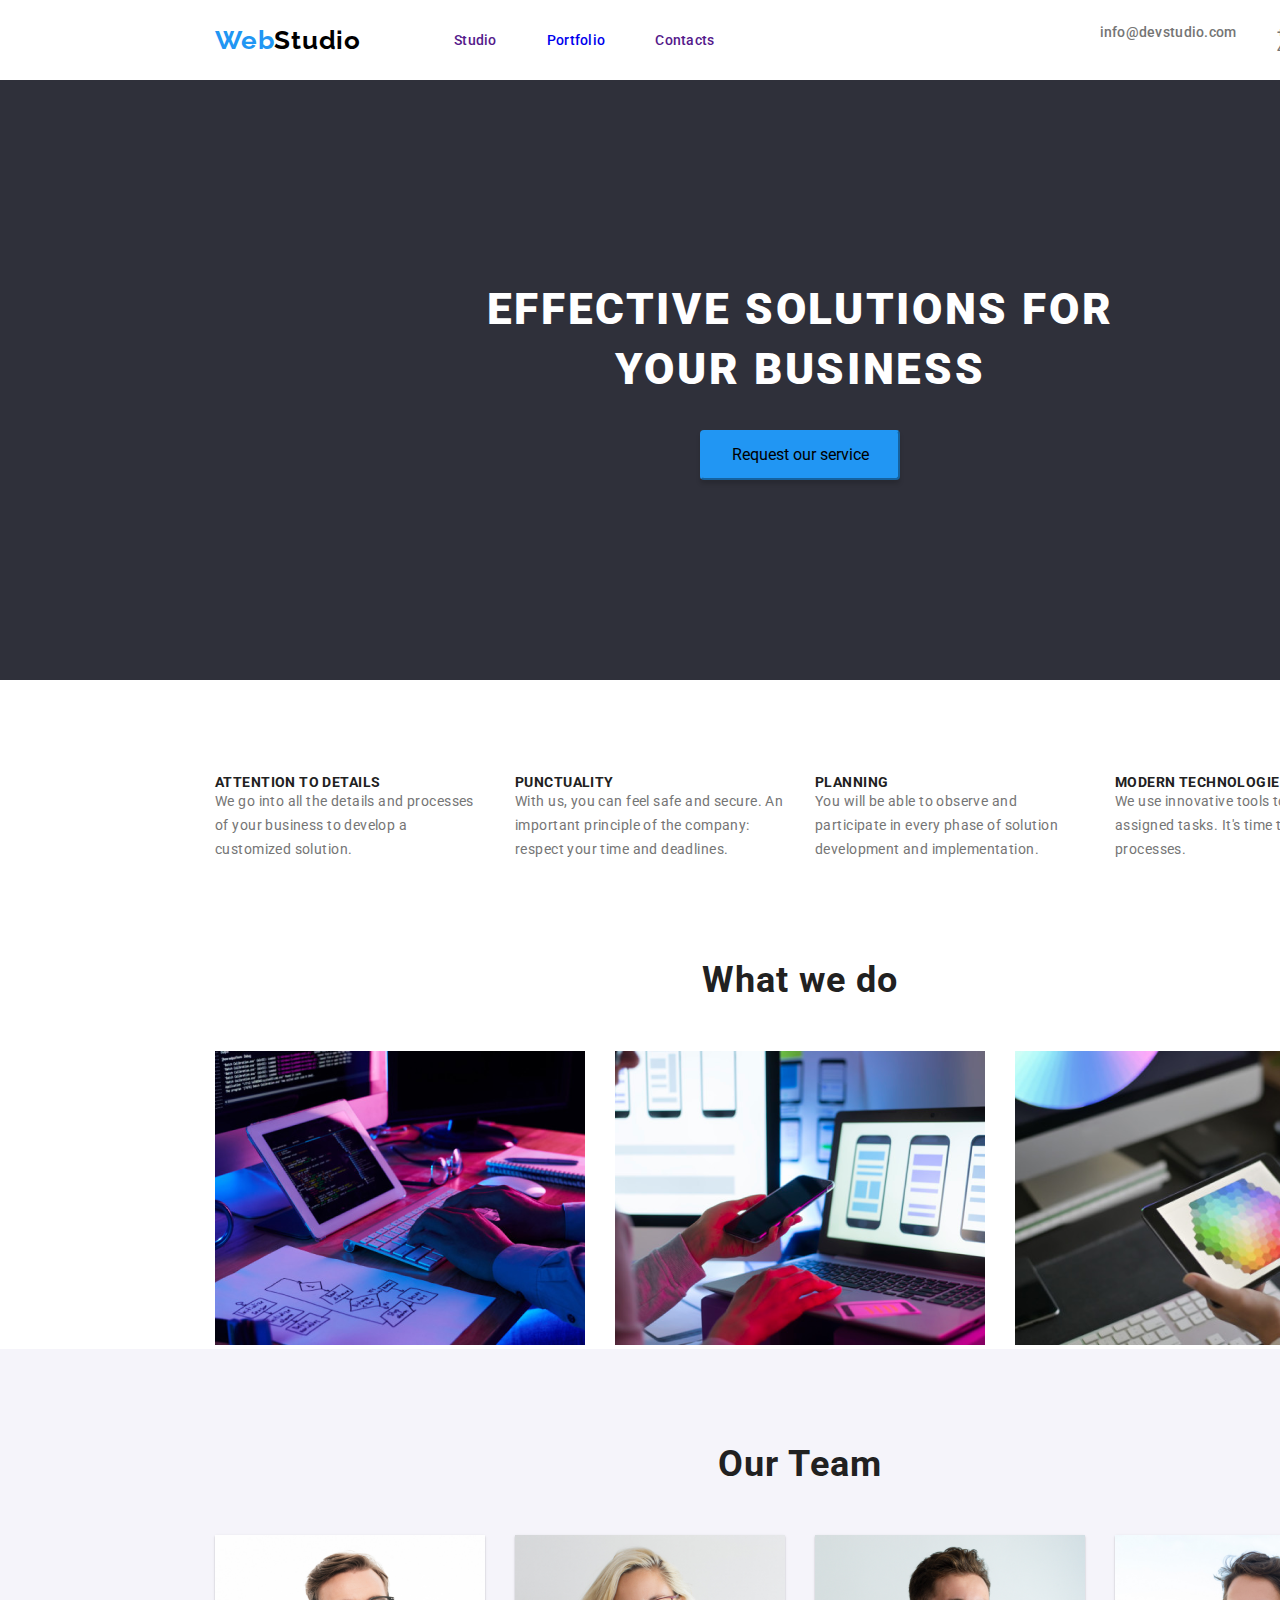
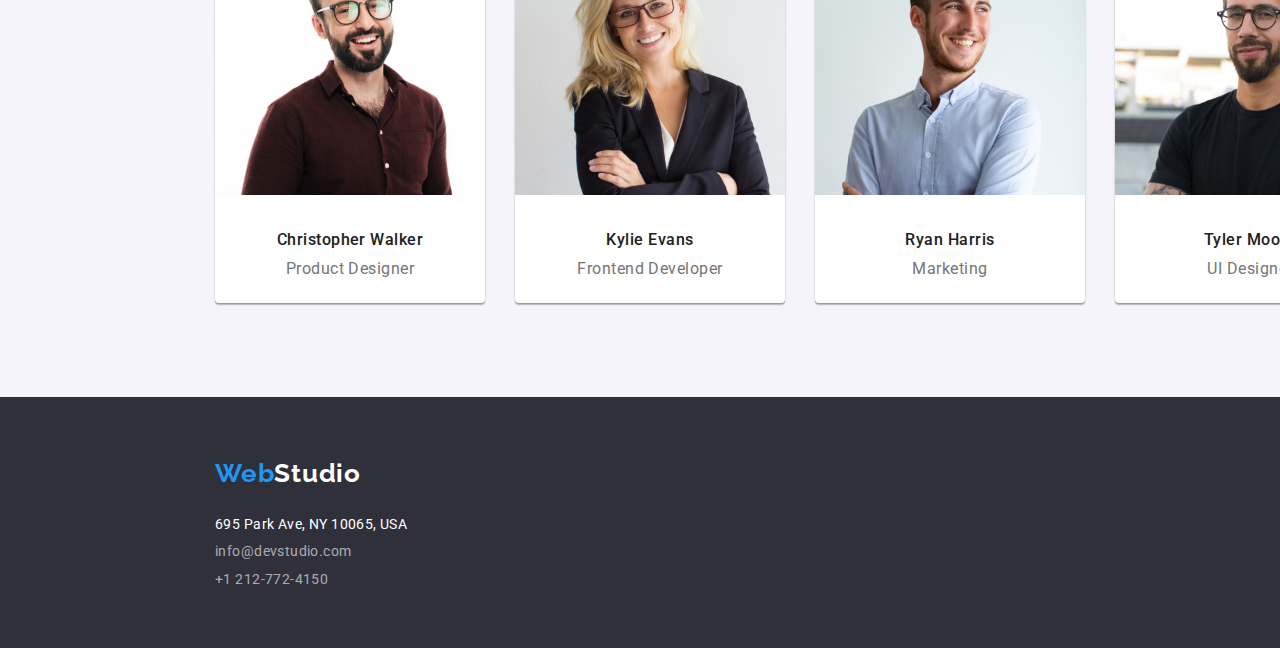
<file: index.html>
<!DOCTYPE html>
<html lang="en">
  <head>
    <meta charset="UTF-8" />
    <meta name="viewport" content="width=device-width, initial-scale=1.0" />
    <title>WebStudio</title>
    <link rel="preconnect" href="https://fonts.googleapis.com" />
    <link rel="preconnect" href="https://fonts.gstatic.com" crossorigin />
    <link
      href="https://fonts.googleapis.com/css2?family=Raleway:wght@700&family=Roboto:wght@400;500;700;900&display=swap"
      rel="stylesheet"
    />
    <link rel="stylesheet" href="./css/modern-normalize.css" />
    <link rel="stylesheet" href="./css/style.css" />
  </head>
  <body class="container">
    <header>
      <div class="navigation-bar">
        <a href="#" class="logo"><span class="logo-web">Web</span>Studio</a>
        <nav>
          <ul class="navigation">
            <li><a href="" class="nav-links">Studio</a></li>
            <li>
              <a href="./portfolio.html" class="nav-links">Portfolio</a>
            </li>
            <li><a href="" class="nav-links">Contacts</a></li>
          </ul>
        </nav>
        <div class="nav-contacts">
          <a href="mailto:info@devstudio.com" class="nav-contacts"
            >info@devstudio.com</a
          >
          <a href="tel:+12127724150" class="nav-contacts">+1 212-772-4150</a>
        </div>
      </div>
      <section class="hero-section">
        <h1 class="hero-heading">EFFECTIVE SOLUTIONS FOR YOUR BUSINESS</h1>
        <button type="button">Request our service</button>
      </section>
    </header>
    <main>
      <section>
        <div class="what-we-do-articles">
          <div>
            <h3 class="article-heading">ATTENTION TO DETAILS</h3>
            <p class="text-article">
              We go into all the details and processes of your business to
              develop a customized solution.
            </p>
          </div>
          <div>
            <h3 class="article-heading">PUNCTUALITY</h3>
            <p class="text-article">
              With us, you can feel safe and secure. An important principle of
              the company: respect your time and deadlines.
            </p>
          </div>
          <div>
            <h3 class="article-heading">PLANNING</h3>
            <p class="text-article">
              You will be able to observe and participate in every phase of
              solution development and implementation.
            </p>
          </div>
          <div>
            <h3 class="article-heading">MODERN TECHNOLOGIES</h3>
            <p class="text-article">
              We use innovative tools to solve assigned tasks. It's time to
              simplify work processes.
            </p>
          </div>
        </div>

        <div>
          <h2 class="section-heading what-we-do-heading">What we do</h2>

          <ul class="what-we-do-photos">
            <li>
              <img
                src="./images/man-writing-on-keyboard.png"
                alt="man writing on keyboard"
                width="370"
              />
            </li>
            <li>
              <img
                src="./images/man-woking-at-a-laptop-and-a-phone.png"
                alt="man woking at a laptop and a phone"
                width="370"
              />
            </li>
            <li>
              <img
                src="./images/a-tablet-with-colors-grid.png"
                alt="a tablet with colors grid"
                width="370"
              />
            </li>
          </ul>
        </div>
      </section>

      <section class="team-section">
        <h2 class="section-heading out-team-heading">Our Team</h2>
        <div class="team-cards">
          <ul>
            <li class="team-card">
              <img
                src="./images/chris-walker.jpg"
                alt="Christopher Walker"
                width="270"
              />
              <div class="test">
                <h2 class="team-member-name">Christopher Walker</h2>
                <p class="team-member-function">Product Designer</p>
              </div>
            </li>
            <li class="team-card">
              <img
                src="./images/kylie-evans.jpg"
                alt="Kylie Evans"
                width="270"
              />
              <h2 class="team-member-name">Kylie Evans</h2>
              <p class="team-member-function">Frontend Developer</p>
            </li>
            <li class="team-card">
              <img
                src="./images/ryan-harris.jpg"
                alt="Ryan Harris"
                width="270"
              />
              <h2 class="team-member-name">Ryan Harris</h2>
              <p class="team-member-function">Marketing</p>
            </li>
            <li class="team-card">
              <img
                src="./images/tyler-moore.jpg"
                alt="Tyler Moore"
                width="270"
              />
              <h2 class="team-member-name">Tyler Moore</h2>
              <p class="team-member-function">UI Designer</p>
            </li>
          </ul>
        </div>
      </section>

      <footer class="footer-section">
        <a href="#" class="footer-logo"
          ><span class="logo-web">Web</span>Studio</a
        >

        <address class="footer-contacts-section">
          <p class="footer-adress">695 Park Ave, NY 10065, USA</p>
          <a
            href="mailto:info@devstudio.com"
            class="footer-contacts footer-mail"
            >info@devstudio.com</a
          >
          <a href="tel:+12127724150" class="footer-contacts">+1 212-772-4150</a>
        </address>
      </footer>
    </main>
  </body>
</html>
</file>
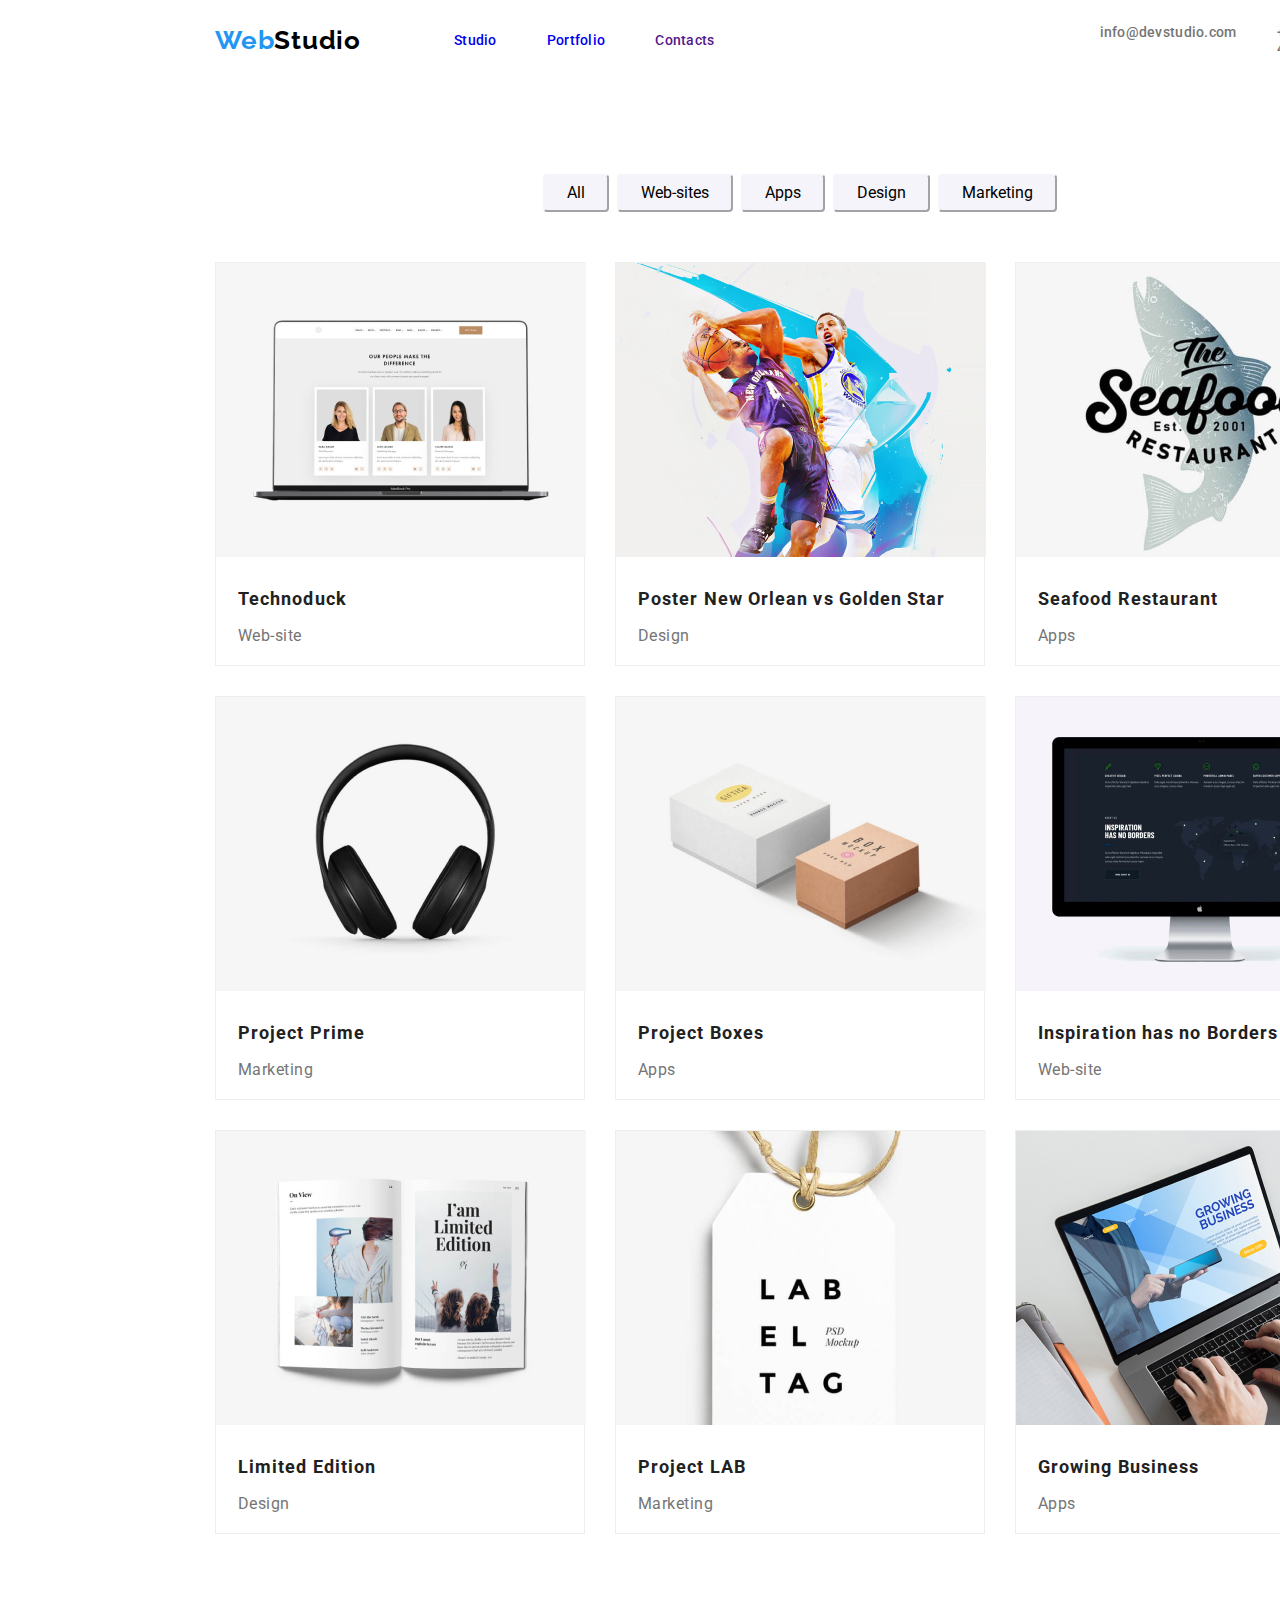
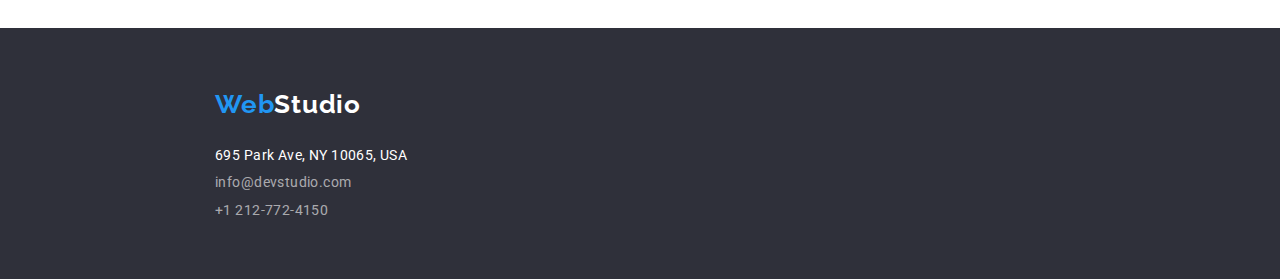
<file: portfolio.html>
<!DOCTYPE html>
<html lang="en">
  <head>
    <meta charset="UTF-8" />
    <meta name="viewport" content="width=device-width, initial-scale=1.0" />
    <title>Portfolio</title>
    <link rel="preconnect" href="https://fonts.googleapis.com" />
    <link rel="preconnect" href="https://fonts.gstatic.com" crossorigin />
    <link
      href="https://fonts.googleapis.com/css2?family=Raleway:wght@700&family=Roboto:wght@400;500;700;900&display=swap"
      rel="stylesheet"
    />
    <link rel="stylesheet" href="./css/modern-normalize.css" />
    <link rel="stylesheet" href="./css/style.css" />
  </head>

  <body class="container">
    <header>
      <div class="navigation-bar">
        <a href="#" class="logo"><span class="logo-web">Web</span>Studio</a>
        <nav>
          <ul class="navigation">
            <li><a href="./index.html" class="nav-links">Studio</a></li>
            <li>
              <a href="./portfolio.html" class="nav-links">Portfolio</a>
            </li>
            <li><a href="" class="nav-links">Contacts</a></li>
          </ul>
        </nav>
        <div class="nav-contacts">
          <a href="mailto:info@devstudio.com" class="nav-contacts"
            >info@devstudio.com</a
          >
          <a href="tel:+12127724150" class="nav-contacts">+1 212-772-4150</a>
        </div>
      </div>
    </header>
    <section>
      <div class="section-buttons">
        <button type="button">All</button>
        <button type="button">Web-sites</button>
        <button type="button">Apps</button>
        <button type="button">Design</button>
        <button type="button">Marketing</button>
      </div>
      <ul class="cards">
        <li class="card">
          <img
            src="./images/portfolio/technoduck.jpg"
            alt="a laptop"
            width="370"
          />
          <h2 class="project-name">Technoduck</h2>
          <p class="project-type">Web-site</p>
        </li>
        <li class="card">
          <img
            src="./images/portfolio/poster-new-orlean-vs-golden-star.jpg"
            alt="tow basket players"
            width="370"
          />
          <h2 class="project-name">Poster New Orlean vs Golden Star</h2>
          <p class="project-type">Design</p>
        </li>
        <li class="card">
          <img
            src="./images/portfolio/seafood-restaurant.jpg"
            alt="a seafood restaurant logo"
            width="370"
          />
          <h2 class="project-name">Seafood Restaurant</h2>
          <p class="project-type">Apps</p>
        </li>
        <li class="card">
          <img
            src="./images/portfolio/project-prime.jpg"
            alt="a pair of headphones over the ears"
            width="370"
          />
          <h2 class="project-name">Project Prime</h2>
          <p class="project-type">Marketing</p>
        </li>
        <li class="card">
          <img
            src="./images/portfolio/project-boxes.jpg"
            alt="two boxes"
            width="370"
          />
          <h2 class="project-name">Project Boxes</h2>
          <p class="project-type">Apps</p>
        </li>
        <li class="card">
          <img
            src="./images/portfolio/inspiration-has-no-borders.jpg"
            alt="a monitor"
            width="370"
          />
          <h2 class="project-name">Inspiration has no Borders</h2>
          <p class="project-type">Web-site</p>
        </li>
        <li class="card">
          <img
            src="./images/portfolio/limited-edition.jpg"
            alt="a magazine"
            width="370"
          />
          <h2 class="project-name">Limited Edition</h2>
          <p class="project-type">Design</p>
        </li>
        <li class="card">
          <img
            src="./images/portfolio/project-lab.jpg"
            alt="a label tag"
            width="370"
          />
          <h2 class="project-name">Project LAB</h2>
          <p class="project-type">Marketing</p>
        </li>
        <li class="card">
          <img
            src="./images/portfolio/growing-business.jpg"
            alt="a man writes on a laptop"
            width="370"
          />
          <h2 class="project-name">Growing Business</h2>
          <p class="project-type">Apps</p>
        </li>
      </ul>
    </section>

    <footer class="footer-section">
      <a href="#" class="footer-logo"
        ><span class="logo-web">Web</span>Studio</a
      >

      <address class="footer-contacts-section">
        <p class="footer-adress">695 Park Ave, NY 10065, USA</p>
        <a href="mailto:info@devstudio.com" class="footer-contacts footer-mail"
          >info@devstudio.com</a
        >
        <a href="tel:+12127724150" class="footer-contacts">+1 212-772-4150</a>
      </address>
    </footer>
  </body>
</html>
</file>
<file: css/style.css>
* {
  margin: 0;
  padding: 0;
  box-sizing: "Border-box";
}

:root {
  --font-family: "Roboto", sans-serif;
  --logo-font-family: "Raleway", sans-serif;
  --hero-head-color: #fff;
  --nav-contacts-color: #757575;
  --logo-color: #000000;
  --footer-logo-color: #fff;
  --logo-web-color: #2196f3;
  --footer-contacts-color: rgba(255, 255, 255, 0.6);
}

body {
  font-family: var(--font-family);
  color: #212121;
}

.container {
  width: 1600px;
}

button {
  cursor: pointer;
}

.logo {
  color: var(--logo-color);
  font-size: 26px;
  font-family: var(--logo-font-family);
  font-style: normal;
  font-weight: 700;
  line-height: normal;
  letter-spacing: 0.78px;
}

.cards {
  display: flex;
  justify-content: center;
  align-items: center;
  gap: 30px;
  margin-bottom: 94px;
  margin-top: 50px;
  margin-left: 200px;
  flex-wrap: wrap;
  box-sizing: content-box;
  width: 1200px;
}

.card {
  border: 1px solid #eee;
  background: #fff;
  width: 370px;
  height: 404px;
  flex-shrink: 0;
}

.section-buttons {
  display: flex;
  justify-content: center;
  align-items: center;
  gap: 8px;
  margin-top: 94px;
}

.section-buttons button {
  height: 38px;
  flex-shrink: 0;
  border-radius: 4px;
  background: #f5f4fa;
  border-color: #f5f4fa;
  padding: 6px 22px 6px 22px;
}

.portfolio-text-button {
  color: #212121;
  text-align: center;
  font-size: 16px;
  font-style: normal;
  font-weight: 500;
  line-height: 26px;
  letter-spacing: 0.48px;
}

.project-name {
  color: #212121;
  font-size: 18px;
  font-style: normal;
  font-weight: 700;
  line-height: 36px;
  letter-spacing: 1.08px;
  padding-left: 22px;
  padding-top: 20px;
  padding-bottom: 4px;
}

.project-type {
  color: #757575;
  font-size: 16px;
  font-style: normal;
  font-weight: 400;
  line-height: 30px;
  letter-spacing: 0.48px;
  padding-left: 22px;
  padding-bottom: 20px;
}

.footer-logo {
  color: var(--footer-logo-color);
  font-size: 26px;
  font-family: Raleway;
  font-style: normal;
  font-weight: 700;
  line-height: normal;
  letter-spacing: 0.78px;
}

.logo-web {
  color: var(--logo-web-color);
}

a {
  text-decoration: none;
}

ul {
  list-style: none;
}

.nav-links:hover,
.nav-links:focus,
.nav-contacts:hover,
.nav-contacts:focus,
.footer-contacts:hover,
.footer-contacts:focus {
  color: #2196f3;
}

.nav-links {
  font-size: 14px;
  font-style: normal;
  font-weight: 500;
  line-height: normal;
  letter-spacing: 0.28px;
}

.navigation-bar {
  display: flex;
  height: 80px;
  align-items: center;
  padding-left: 215px;
  padding-right: 215px;
  justify-content: flex-start;
}

.navigation {
  display: flex;
  padding-left: 93px;
  gap: 50px;
  margin-right: 385px;
}

.nav-contacts {
  color: var(--nav-contacts-color);
  font-size: 14px;
  font-style: normal;
  font-weight: 500;
  line-height: normal;
  letter-spacing: 0.28px;
  display: flex;
  gap: 40px;
}

.footer-contacts {
  color: rgba(255, 255, 255, 0.6);
  font-size: 14px;
  font-style: normal;
  font-weight: 400;
  line-height: 1.14;
  letter-spacing: 0.42px;
}

.footer-adress {
  color: #fff;
  font-size: 14px;
  font-style: normal;
  font-weight: 400;
  line-height: normal;
  letter-spacing: 0.42px;
  margin: 0;
  padding-top: 28px;
}

.footer-section {
  background-color: #2f303a;
  height: 251px;
  display: flex;
  flex-direction: column;
  justify-content: center;
  align-items: flex-start;
  padding-left: 215px;
  padding-right: 215px;
}

.footer-contacts-section {
  display: flex;
  flex-direction: column;
}

.hero-section {
  display: flex;
  background-color: #2f303a;
  height: 600px;
  justify-content: center;
  align-items: center;
  flex-wrap: wrap;
  flex-direction: column;
}

.hero-section h1 {
  width: 696px;
}

.hero-section button {
  border-radius: 4px;
  background: #2196f3;
  box-shadow: 0px 4px 4px 0px rgba(0, 0, 0, 0.15);
  width: 200px;
  height: 50px;
  flex-shrink: 0;
  border-radius: 4px;
  margin-top: 30px;
  border-color: #2196f3;
}

.hero-heading {
  color: #fff;
  text-align: center;
  font-size: 44px;
  font-style: normal;
  font-weight: 900;
  line-height: 1.36;
  letter-spacing: 2.64px;
  text-transform: uppercase;
}

.what-we-do-photos {
  display: flex;
  justify-content: center;
  gap: 30px;
}

.what-we-do-articles {
  display: flex;
  justify-content: center;
  gap: 30px;
  padding: 94px 215px 94px 215px;
}

.what-we-do-heading {
  padding-bottom: 50px;
}

.out-team-heading {
  padding-top: 94px;
  padding-bottom: 50px;
}

.team-section {
  background: #f5f4fa;
  height: 648px;
}

.team-section .team-cards ul li {
  border-radius: 0px 0px 4px 4px;
  background: #fff;
  box-shadow: 0px 2px 1px 0px rgba(0, 0, 0, 0.2),
    0px 1px 1px 0px rgba(0, 0, 0, 0.14), 0px 1px 3px 0px rgba(0, 0, 0, 0.12);
  width: 270px;
  height: 368px;
  border-bottom-left-radius: 4px;
  border-bottom-right-radius: 4px;
}

.team-cards ul {
  display: flex;
  justify-content: center;
  align-items: center;
  gap: 30px;
  padding-bottom: 94px;
}

.test {
  display: flex;
  flex-direction: column;
  justify-content: center;
  align-items: center;
}

.article-heading {
  font-size: 14px;
  font-style: normal;
  font-weight: 700;
  line-height: normal;
  letter-spacing: 0.42px;
  text-transform: uppercase;
}

.text-article {
  color: #757575;
  font-size: 14px;
  font-style: normal;
  font-weight: 400;
  line-height: 1.71;
  letter-spacing: 0.42px;
  width: 270px;
  height: 75px;
}

.section-heading {
  text-align: center;
  font-size: 36px;
  font-style: normal;
  font-weight: 700;
  line-height: normal;
  letter-spacing: 1.08px;
  margin: 0;
}

.footer-adress {
  color: #fff;
  font-size: 14px;
  font-style: normal;
  font-weight: 400;
  line-height: normal;
  letter-spacing: 0.42px;
}

a.footer-mail {
  padding-top: 12px;
  padding-bottom: 12px;
}

.team-member-name {
  color: #212121;
  text-align: center;
  font-size: 16px;
  font-style: normal;
  font-weight: 500;
  line-height: normal;
  letter-spacing: 0.48px;
  margin-top: 30px;
  padding-bottom: 10px;
}

.team-member-function {
  color: #757575;
  text-align: center;
  font-size: 16px;
  font-style: normal;
  font-weight: 400;
  line-height: normal;
  letter-spacing: 0.48px;
  padding-bottom: 30px;
}
</file>
